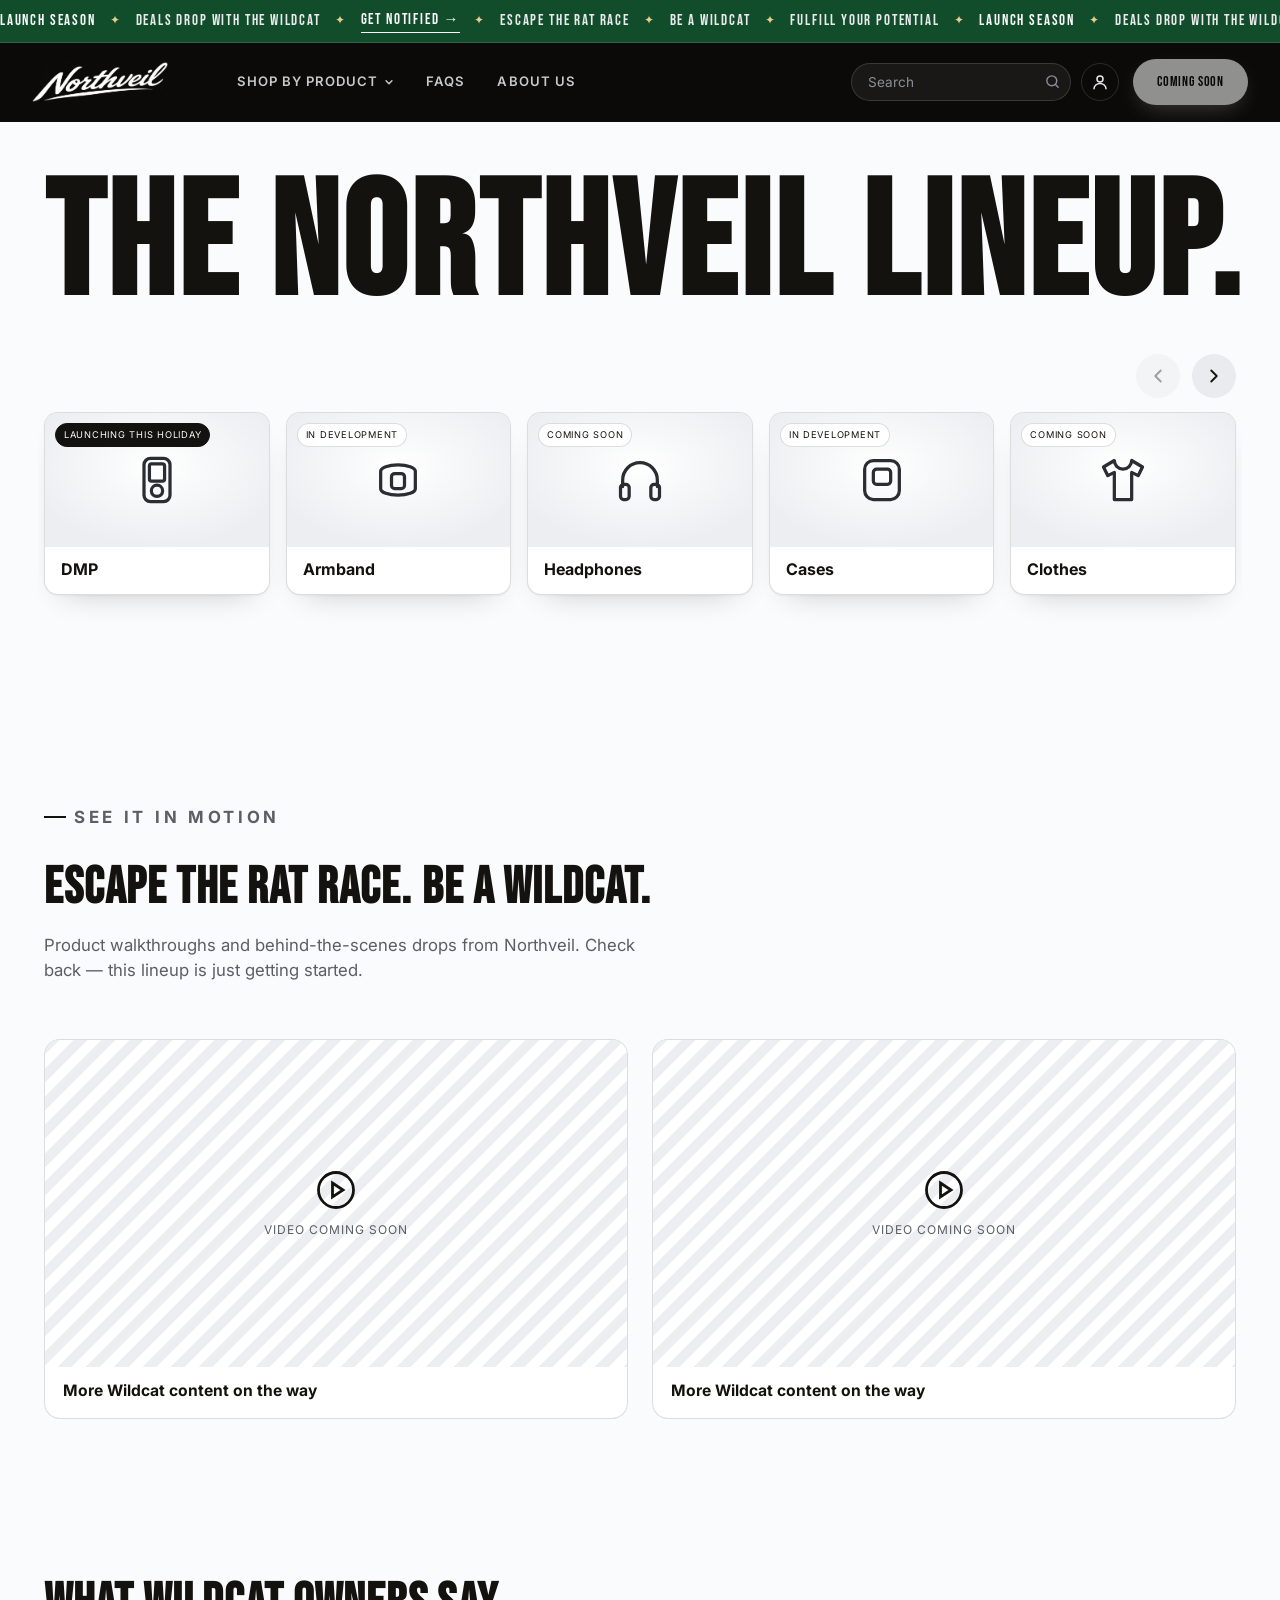
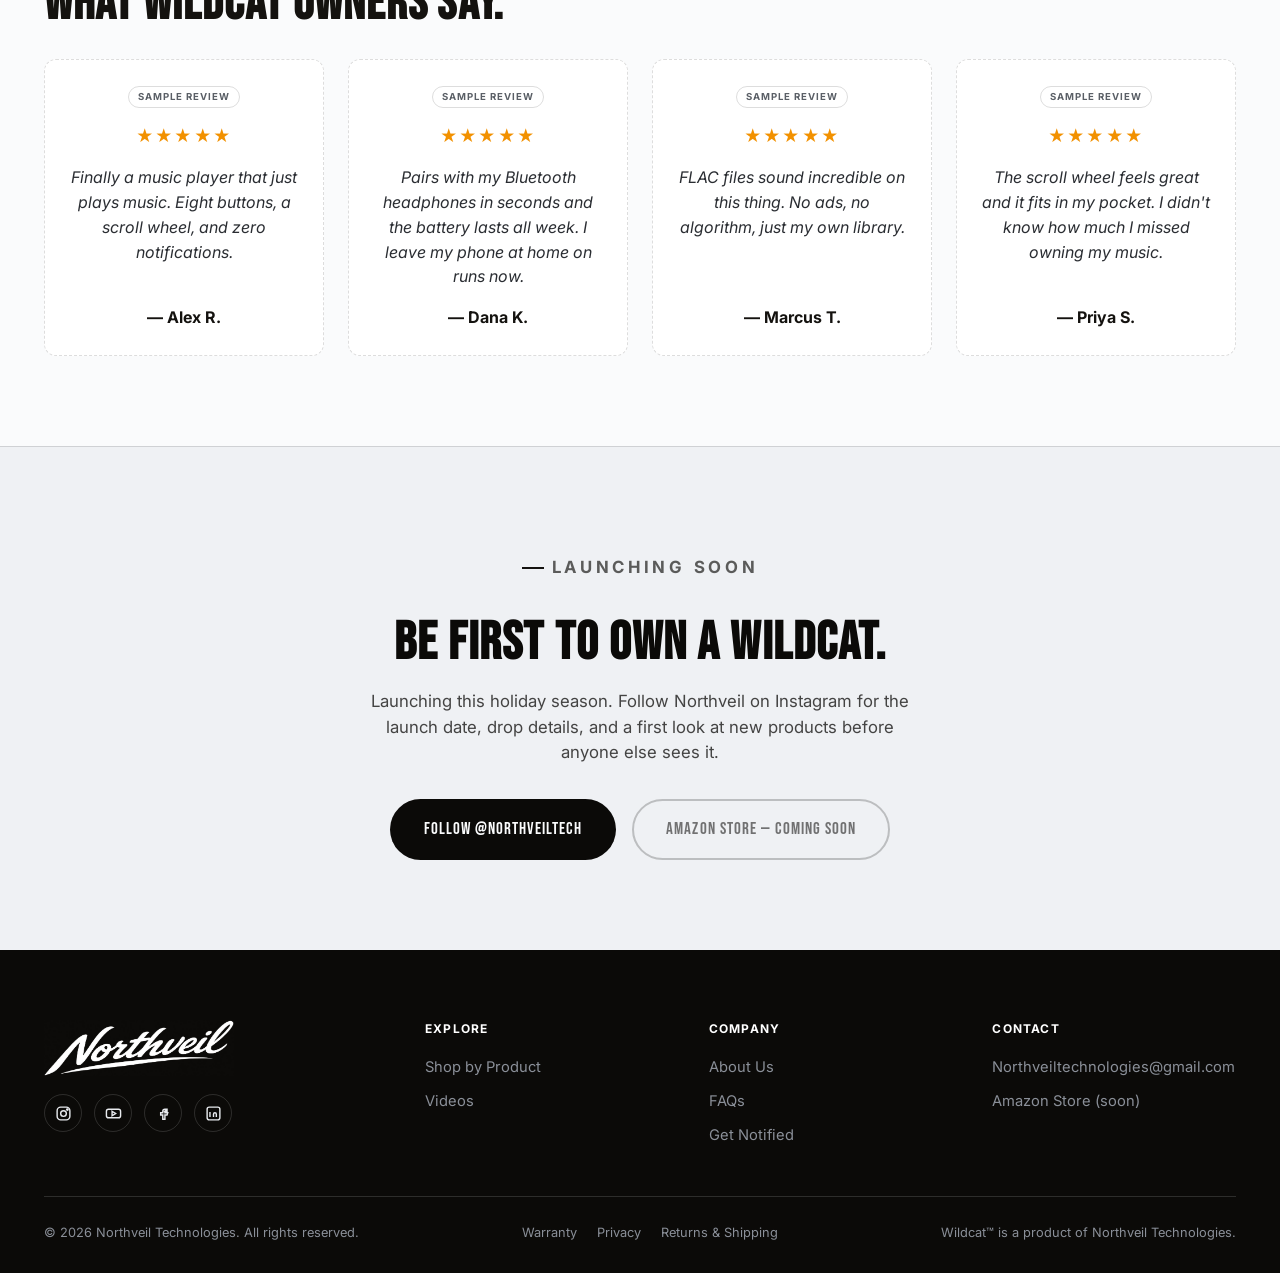
<file: index.html>
<!DOCTYPE html>
<html lang="en">
<head>
<meta charset="UTF-8">
<meta name="viewport" content="width=device-width, initial-scale=1.0">
<title>Northveil Technologies — Wildcat Digital Music Player</title>
<meta name="description" content="Wildcat by Northveil Technologies. An American-designed, distraction-free digital music player. 8 buttons, a scroll wheel, Bluetooth 5.3, and zero bloatware. Coming soon to Amazon.">

<meta property="og:title" content="Wildcat by Northveil Technologies">
<meta property="og:description" content="An American-designed digital music player built to help you escape the rat race. No bloatware. No subscriptions. Just music.">
<meta property="og:type" content="website">
<meta property="og:image" content="assets/images/og-wildcat.jpg">

<link rel="icon" href="favicon.ico" sizes="48x48">
<link rel="icon" type="image/png" sizes="32x32" href="assets/images/favicon-32.png">
<link rel="icon" type="image/png" sizes="512x512" href="assets/images/favicon-512.png">
<link rel="apple-touch-icon" href="assets/images/apple-touch-icon.png">
<link rel="preconnect" href="https://fonts.googleapis.com">
<link rel="preconnect" href="https://fonts.gstatic.com" crossorigin>
<link href="https://fonts.googleapis.com/css2?family=Bebas+Neue&family=Alex+Brush&family=Inter:wght@400;500;600;700;800&display=swap" rel="stylesheet">
<link rel="stylesheet" href="css/style.css">
</head>
<body>

<!-- DEALS BANNER — a scrolling holiday ticker. Edit the items in .deal-bar__set; js/main.js repeats the set
     to fill the bar and scrolls it to the left (it stays a static, centered line with reduced-motion on).
     Delete the whole block to remove the banner. -->
<div class="deal-bar" id="dealBar" role="region" aria-label="Current deals">
  <div class="deal-bar__track" id="dealTrack">
    <p class="deal-bar__set">
      <strong>Launch season</strong>
      <span class="deal-bar__sep" aria-hidden="true">&#10022;</span>
      <span>Deals drop with the Wildcat</span>
      <span class="deal-bar__sep" aria-hidden="true">&#10022;</span>
      <a href="/#notify">Get notified &rarr;</a>
      <span class="deal-bar__sep" aria-hidden="true">&#10022;</span>
      <span>Escape the Rat Race</span>
      <span class="deal-bar__sep" aria-hidden="true">&#10022;</span>
      <span>Be a Wildcat</span>
      <span class="deal-bar__sep" aria-hidden="true">&#10022;</span>
      <span>Fulfill Your Potential</span>
      <span class="deal-bar__sep" aria-hidden="true">&#10022;</span>
    </p>
  </div>
</div>

<header class="site-header" id="siteHeader">
  <div class="wrap">
    <a href="/#top" class="logo" aria-label="Northveil home"><img src="/assets/images/northveil-logo-white.png" alt="Northveil" width="1337" height="394"></a>

    <nav aria-label="Primary">
      <ul class="nav-links" id="navLinks">
        <li class="has-dropdown">
          <a href="/#lineup">Shop by Product <svg class="nav-caret" viewBox="0 0 12 12" fill="none" stroke="currentColor" stroke-width="1.8" stroke-linecap="round" stroke-linejoin="round" aria-hidden="true"><path d="m2.5 4.5 3.5 3.5 3.5-3.5"/></svg></a>
          <div class="nav-dropdown">
            <ul>
              <li><a href="/#lineup" data-amazon-product="dmp">DMP</a></li>
              <li><a href="/#lineup" data-amazon-product="armband">Armband</a></li>
              <li><a href="/#lineup" data-amazon-product="headphones">Headphones</a></li>
              <li><a href="/#lineup" data-amazon-product="cases">Cases</a></li>
              <li><a href="/#lineup" data-amazon-product="clothes">Clothes</a></li>
              <li><a href="/#lineup" data-amazon-product="bundles">Bundle Deals</a></li>
            </ul>
          </div>
        </li>
        <li><a href="/questions">FAQs</a></li>
        <li><a href="/about-us">About Us</a></li>
      </ul>
    </nav>

    <div class="header-right">
      <div class="header-tools">
        <form class="search" id="siteSearch" role="search" autocomplete="off">
          <label class="sr-only" for="searchInput">Search Northveil</label>
          <input type="search" id="searchInput" placeholder="Search" aria-controls="searchResults">
          <button type="submit" class="search__go" aria-label="Search">
            <svg viewBox="0 0 24 24" fill="none" stroke="currentColor" stroke-width="2" stroke-linecap="round"><circle cx="11" cy="11" r="7"/><path d="m20 20-3.5-3.5"/></svg>
          </button>
          <div class="search-results" id="searchResults" hidden></div>
        </form>

        <button type="button" class="icon-btn search-toggle" id="searchToggle" aria-label="Open search" aria-expanded="false">
          <svg viewBox="0 0 24 24" fill="none" stroke="currentColor" stroke-width="2" stroke-linecap="round"><circle cx="11" cy="11" r="7"/><path d="m20 20-3.5-3.5"/></svg>
        </button>

        <div class="account">
          <button type="button" class="icon-btn" id="accountBtn" aria-label="Account" aria-haspopup="true" aria-expanded="false" aria-controls="accountMenu">
            <svg viewBox="0 0 24 24" fill="none" stroke="currentColor" stroke-width="2" stroke-linecap="round"><circle cx="12" cy="8" r="4"/><path d="M4 21c0-4 3.6-7 8-7s8 3 8 7"/></svg>
          </button>
          <div class="account-menu" id="accountMenu" hidden>
            <p class="account-menu__title">Orders &amp; support</p>
            <p class="account-menu__note">This site has no accounts &mdash; orders are placed and tracked on Amazon.</p>
            <a href="https://www.amazon.com/gp/css/order-history" target="_blank" rel="noopener">Your Amazon orders</a>
            <a href="/#warranty-policy" data-policy-link="warranty">Warranty claims</a>
            <a href="/#notify">Get notified at launch</a>
          </div>
        </div>
      </div>

      <div class="header-cta">
        <a href="#" class="btn btn-primary is-disabled" id="amazonBtnHeader" data-amazon-store data-live-text="Shop on Amazon" aria-disabled="true">Coming Soon</a>
      </div>

      <button class="nav-toggle" id="navToggle" aria-label="Toggle menu">&#9776;</button>
    </div>
  </div>
</header>

<main id="top">

  <h1 class="sr-only">Wildcat by Northveil Technologies &mdash; escape the rat race</h1>

  <!-- HERO BANNER — hidden until there is a banner image. To bring it back, uncomment the section below.
       For a photo, add class "hero--photo" and set style="--hero-image:url(assets/images/hero.jpg)" on it
       and delete the .hero-media block (see README, "Hero banner").
  <section class="hero" aria-label="Wildcat banner">
    <div class="hero-media">
      <div class="hero-placeholder" role="img" aria-label="Banner image coming soon">
        <svg viewBox="0 0 24 24" fill="none" stroke="currentColor" stroke-width="1.4" stroke-linecap="round" stroke-linejoin="round" aria-hidden="true"><rect x="3" y="5" width="18" height="14" rx="2.5"/><circle cx="8.5" cy="10" r="1.6"/><path d="m21 16-5-5-8 8"/></svg>
        <span>Banner image coming soon</span>
      </div>
    </div>
  </section>
  -->

  <!-- SHOP BY PRODUCT — compact tiles, five across on a laptop. Each tile links to that product on Amazon once the store is live. -->
  <section id="lineup" class="lineup pearl">
    <div class="wrap">
     <div class="lineup-title reveal">
      <h2 id="lineupTitle">The Northveil lineup.</h2>
     </div>
     <div class="lineup-carousel reveal" id="lineupCarousel">
      <div class="lineup-nav" hidden>
        <button type="button" class="lineup-arrow" data-dir="-1" aria-label="Previous products">
          <svg viewBox="0 0 24 24" fill="none" stroke="currentColor" stroke-width="2" stroke-linecap="round" stroke-linejoin="round" aria-hidden="true"><path d="m15 18-6-6 6-6"/></svg>
        </button>
        <button type="button" class="lineup-arrow" data-dir="1" aria-label="Next products">
          <svg viewBox="0 0 24 24" fill="none" stroke="currentColor" stroke-width="2" stroke-linecap="round" stroke-linejoin="round" aria-hidden="true"><path d="m9 18 6-6-6-6"/></svg>
        </button>
      </div>
      <div class="lineup-grid" id="lineupTrack">
        <a href="/#lineup" data-amazon-product="dmp" class="product-card product-card--featured" data-product="dmp">
          <div class="product-card__media">
            <span class="pill">Launching this holiday</span>
            <svg viewBox="0 0 24 24" fill="none" stroke="currentColor" stroke-width="1.5" stroke-linecap="round" stroke-linejoin="round" aria-hidden="true"><rect x="6" y="2" width="12" height="20" rx="3"/><rect x="8.5" y="4.5" width="7" height="8" rx="1"/><circle cx="12" cy="17" r="2.6"/></svg>
          </div>
          <div class="product-card__body"><h3>DMP</h3></div>
        </a>

        <a href="/#lineup" data-amazon-product="armband" class="product-card" data-product="armband">
          <div class="product-card__media">
            <span class="pill">In development</span>
            <svg viewBox="0 0 24 24" fill="none" stroke="currentColor" stroke-width="1.5" stroke-linecap="round" stroke-linejoin="round" aria-hidden="true"><path d="M4 8c0-1.7 3.6-3 8-3s8 1.3 8 3v8c0 1.7-3.6 3-8 3s-8-1.3-8-3Z"/><rect x="9" y="9" width="6" height="7" rx="1.5"/></svg>
          </div>
          <div class="product-card__body"><h3>Armband</h3></div>
        </a>

        <a href="/#lineup" data-amazon-product="headphones" class="product-card" data-product="headphones">
          <div class="product-card__media">
            <span class="pill">Coming soon</span>
            <svg viewBox="0 0 24 24" fill="none" stroke="currentColor" stroke-width="1.5" stroke-linecap="round" stroke-linejoin="round" aria-hidden="true"><path d="M4 15v-3a8 8 0 0 1 16 0v3"/><rect x="3" y="14" width="4" height="7" rx="1.5"/><rect x="17" y="14" width="4" height="7" rx="1.5"/></svg>
          </div>
          <div class="product-card__body"><h3>Headphones</h3></div>
        </a>

        <a href="/#lineup" data-amazon-product="cases" class="product-card" data-product="cases">
          <div class="product-card__media">
            <span class="pill">In development</span>
            <svg viewBox="0 0 24 24" fill="none" stroke="currentColor" stroke-width="1.5" stroke-linecap="round" stroke-linejoin="round" aria-hidden="true"><rect x="4" y="3" width="16" height="18" rx="4"/><rect x="8" y="7" width="8" height="7" rx="1.5"/></svg>
          </div>
          <div class="product-card__body"><h3>Cases</h3></div>
        </a>

        <a href="/#lineup" data-amazon-product="clothes" class="product-card" data-product="clothes">
          <div class="product-card__media">
            <span class="pill">Coming soon</span>
            <svg viewBox="0 0 24 24" fill="none" stroke="currentColor" stroke-width="1.5" stroke-linecap="round" stroke-linejoin="round" aria-hidden="true"><path d="M8 3 3 6l2 4 3-1.5V21h8V8.5L19 10l2-4-5-3a4 4 0 0 1-8 0Z"/></svg>
          </div>
          <div class="product-card__body"><h3>Clothes</h3></div>
        </a>

        <a href="/#lineup" data-amazon-product="bundles" class="product-card" data-product="bundles">
          <div class="product-card__media">
            <span class="pill">Coming soon</span>
            <svg viewBox="0 0 24 24" fill="none" stroke="currentColor" stroke-width="1.5" stroke-linecap="round" stroke-linejoin="round" aria-hidden="true"><path d="M21 8 12 3 3 8v8l9 5 9-5Z"/><path d="m3 8 9 5 9-5M12 13v8"/></svg>
          </div>
          <div class="product-card__body"><h3>Bundle Deals</h3></div>
        </a>
      </div>
     </div>
    </div>
  </section>

  <!-- VIDEOS -->
  <section id="videos" class="pearl">
    <div class="wrap">
      <div class="section-head reveal">
        <p class="eyebrow">See it in motion</p>
        <h2>Escape the rat race. Be a wildcat.</h2>
        <p>Product walkthroughs and behind-the-scenes drops from Northveil. Check back &mdash; this lineup is just getting started.</p>
      </div>

      <div class="video-grid reveal" id="videoGrid">
        <!-- populated by js/videos.js -->
      </div>
    </div>
  </section>

  <!-- REVIEWS — real customer reviews only; add them in js/reviews.js. Empty until the Wildcat has customers. -->
  <section id="reviews" class="reviews pearl">
    <div class="wrap">
      <div class="section-head reveal">
        <h2 id="reviewTitle">Real customers. Real reviews.</h2>      </div>
      <div class="review-grid reveal" id="reviewGrid">
        <!-- populated by js/reviews.js -->
      </div>
    </div>
  </section>

  <!-- NOTIFY CTA -->
  <section id="notify" class="cta-band pearl">
    <div class="wrap">
      <p class="eyebrow" style="color:rgba(11,10,8,0.65);">Launching soon</p>
      <h2>Be first to own a Wildcat.</h2>
      <p>Launching this holiday season. Follow Northveil on Instagram for the launch date, drop details, and a first look at new products before anyone else sees it.</p>
      <div class="hero-actions" style="justify-content:center;">
        <a href="https://instagram.com/northveiltech" target="_blank" rel="noopener" class="btn btn-primary">Follow @northveiltech</a>
        <a href="#" class="btn btn-ghost is-disabled" data-amazon-store data-live-text="Shop on Amazon" aria-disabled="true">Amazon store &mdash; coming soon</a>
      </div>
    </div>
  </section>

</main>

<footer class="site-footer">
  <div class="wrap">
    <div class="footer-top">
      <div>
        <a href="/#top" class="logo" aria-label="Northveil home"><img src="/assets/images/northveil-logo-white.png" alt="Northveil" width="1337" height="394"></a>
        <div class="social-row">
          <a href="https://instagram.com/northveiltech" target="_blank" rel="noopener" aria-label="Instagram">
            <svg viewBox="0 0 24 24" fill="none" stroke="currentColor" stroke-width="2"><rect x="3" y="3" width="18" height="18" rx="5"/><circle cx="12" cy="12" r="4"/><circle cx="17.5" cy="6.5" r="1"/></svg>
          </a>
          <a href="https://youtube.com/@northveiltech" target="_blank" rel="noopener" aria-label="YouTube">
            <svg viewBox="0 0 24 24" fill="none" stroke="currentColor" stroke-width="2"><rect x="2" y="6" width="20" height="12" rx="3"/><path d="m10 9 5 3-5 3Z"/></svg>
          </a>
          <a href="https://facebook.com/northveiltech" target="_blank" rel="noopener" aria-label="Facebook">
            <svg viewBox="0 0 24 24" fill="none" stroke="currentColor" stroke-width="2"><path d="M14 9h3V6h-3a3 3 0 0 0-3 3v2H8v3h3v6h3v-6h3l1-3h-4V9a1 1 0 0 1 1-1Z"/></svg>
          </a>
          <a href="https://linkedin.com/company/northveiltech" target="_blank" rel="noopener" aria-label="LinkedIn">
            <svg viewBox="0 0 24 24" fill="none" stroke="currentColor" stroke-width="2"><rect x="3" y="3" width="18" height="18" rx="3"/><path d="M7 10v7M7 7v.01M12 17v-4a2 2 0 0 1 4 0v4M12 13v4"/></svg>
          </a>
        </div>
      </div>
      <div class="footer-col">
        <h5>Explore</h5>
        <ul>
          <li><a href="/#lineup">Shop by Product</a></li>
          <li><a href="/#videos">Videos</a></li>
        </ul>
      </div>
      <div class="footer-col">
        <h5>Company</h5>
        <ul>
          <li><a href="/about-us">About Us</a></li>
          <li><a href="/questions">FAQs</a></li>
          <li><a href="/#notify">Get Notified</a></li>
        </ul>
      </div>
      <div class="footer-col">
        <h5>Contact</h5>
        <ul>
          <li><a href="mailto:Northveiltechnologies@gmail.com">Northveiltechnologies@gmail.com</a></li>
          <!-- Company phone number: uncomment and fill in once there's one to publish.
          <li><a href="tel:+10000000000">(000) 000-0000</a></li> -->
          <li><a href="#" class="is-disabled" data-amazon-store data-live-text="Amazon Store" aria-disabled="true">Amazon Store (soon)</a></li>
        </ul>
      </div>
    </div>
    <div class="footer-bottom">
      <span>&copy; <span id="year"></span> Northveil Technologies. All rights reserved.</span>
      <nav class="footer-legal" aria-label="Policies">
        <a href="/#warranty-policy" data-policy-link="warranty">Warranty</a>
        <a href="/#privacy-policy" data-policy-link="privacy">Privacy</a>
        <a href="/#returns-policy" data-policy-link="returns">Returns &amp; Shipping</a>
      </nav>
      <span>Wildcat&trade; is a product of Northveil Technologies.</span>
    </div>
  </div>
</footer>


<!-- POLICY OVERLAY — opened by [data-policy-link] or a #<key>-policy deep link -->
<dialog class="policy-dialog" id="policyDialog" aria-labelledby="policyDialogTitle">
  <div class="policy-dialog__head">
    <h2 id="policyDialogTitle">Policy</h2>
    <button type="button" class="policy-dialog__close" aria-label="Close" data-policy-close>&times;</button>
  </div>

  <div class="policy-dialog__body" tabindex="0">

    <!-- WARRANTY -->
    <article data-policy="warranty" data-title="Limited Warranty" hidden>
      <p class="policy-dialog__effective">Northveil Technologies &mdash; Effective Date: October 6, 2026</p>

      <h3>1. One-Year Limited Warranty</h3>
      <p>Northveil Technologies (&ldquo;Northveil,&rdquo; &ldquo;we,&rdquo; &ldquo;us,&rdquo; or &ldquo;our&rdquo;) warrants the Wildcat digital music player, and Northveil-branded accessories included in the box, against defects in materials and workmanship under normal use for one (1) year from the date of original retail purchase.</p>
      <p>This warranty is extended to the original purchaser of a new product bought from Northveil or an authorized retailer, including the Northveil store on Amazon.</p>

      <h3>2. What Is Covered</h3>
      <p>This warranty covers failures caused by a manufacturing defect, including defects in the buttons, scroll wheel, screen, headphone jack, charging port, Bluetooth hardware, internal storage, and battery.</p>

      <h3>3. What Is Not Covered</h3>
      <p>This warranty does not cover:</p>
      <ul>
        <li>normal wear and tear, including scratches, dents, and other cosmetic damage;</li>
        <li>gradual reduction in battery capacity that occurs with normal use over time;</li>
        <li>damage from drops, impact, crushing, liquid, extreme heat or cold, or other accidents;</li>
        <li>damage from misuse, abuse, or use not in accordance with the product&rsquo;s instructions;</li>
        <li>damage caused by chargers, cables, headphones, or other accessories not made by Northveil;</li>
        <li>damage caused by repairs or modifications performed by anyone other than Northveil or a service provider we authorize;</li>
        <li>loss or corruption of music, files, or other data stored on the device;</li>
        <li>products with a removed or altered serial number; or</li>
        <li>products that were lost or stolen.</li>
      </ul>
      <p>Please keep a backup of your music library. Warranty service may require the device to be reset, and we are not responsible for data stored on a device sent in for service.</p>

      <h3>4. How to Make a Claim</h3>
      <p>Email us at <a href="mailto:Northveiltechnologies@gmail.com">Northveiltechnologies@gmail.com</a> before the warranty period ends. Include your name, your order number or other proof of purchase, a description of the problem, and photos or a short video if they help show the issue.</p>
      <p>We will reply with troubleshooting steps or instructions for returning the product. Please do not send a product to us without contacting us first.</p>

      <h3>5. What We Will Do</h3>
      <p>If we confirm a covered defect, we will, at our option, repair the product, replace it with a new or refurbished product of equal or better function, or refund the purchase price. A repaired or replacement product is covered for the remainder of the original warranty period or ninety (90) days, whichever is longer.</p>
      <p>We will cover the cost of return shipping for an approved warranty claim within the United States.</p>

      <h3>6. Limits on Implied Warranties and Damages</h3>
      <p>Any implied warranties, including implied warranties of merchantability and fitness for a particular purpose, are limited in duration to the one-year period of this limited warranty. Some states do not allow limitations on how long an implied warranty lasts, so the above limitation may not apply to you.</p>
      <p>Northveil is not liable for incidental or consequential damages arising from the use of, or inability to use, the product. Some states do not allow the exclusion or limitation of incidental or consequential damages, so the above limitation or exclusion may not apply to you.</p>
      <p>This warranty gives you specific legal rights, and you may also have other rights that vary from state to state.</p>

      <h3>7. Changes to This Warranty</h3>
      <p>We may update this warranty for future purchases. The warranty in effect on the date of your purchase applies to that product.</p>

      <h3>8. Contact Us</h3>
      <p>Northveil Technologies<br>
      <a href="mailto:Northveiltechnologies@gmail.com">Northveiltechnologies@gmail.com</a></p>
    </article>

    <!-- PRIVACY -->
    <article data-policy="privacy" data-title="Privacy Policy" hidden>
      <p class="policy-dialog__effective">Northveil Technologies &mdash; Effective Date: October 6, 2026</p>

      <p>Northveil Technologies (&ldquo;Northveil,&rdquo; &ldquo;we,&rdquo; &ldquo;us,&rdquo; or &ldquo;our&rdquo;) respects your privacy. This Privacy Policy explains what information we collect when you visit this website, contact us, or buy a Northveil product, and how we use it.</p>

      <h3>1. Information We Collect</h3>
      <p><strong>When you browse this website.</strong> This website has no accounts, sign-up forms, or checkout. We do not use our own advertising or analytics cookies on it. Like most websites, our hosting provider automatically records basic technical information when you visit, such as your IP address, browser type, the pages you request, and the date and time of your visit. This information is used to deliver the site and keep it secure.</p>
      <p><strong>When you contact us.</strong> If you email us, we receive your email address, your name if you include it, and anything you choose to write to us.</p>
      <p><strong>When you buy a Wildcat.</strong> Purchases are made through Amazon. Amazon handles payment, and we never receive your payment-card details. Amazon may share limited order information with us, such as your name, shipping address, and the items ordered, so the order can be fulfilled and supported.</p>
      <p><strong>When you use your Wildcat.</strong> The Wildcat does not require an account and does not send your listening history or usage data to us.</p>

      <h3>2. How We Use Information</h3>
      <p>We use the information described above to:</p>
      <ul>
        <li>operate, maintain, and secure this website;</li>
        <li>respond to your questions and requests;</li>
        <li>fulfill orders and provide customer and warranty support;</li>
        <li>send you updates you have asked to receive; and</li>
        <li>comply with legal obligations and protect our rights.</li>
      </ul>

      <h3>3. How We Share Information</h3>
      <p>We do not sell your personal information, and we do not share it for cross-context behavioral advertising.</p>
      <p>We share information only with service providers that help us run our business, such as our website host, email provider, and shipping carriers, and only as needed for them to provide those services. We may also disclose information if required by law, or to protect the rights, safety, or property of Northveil, our customers, or others.</p>

      <h3>4. Third-Party Sites and Embedded Content</h3>
      <p>This website links to, and may embed content from, third-party services such as Amazon, YouTube, Instagram, Facebook, and LinkedIn. When you visit those services or interact with their embedded content, they may collect information about you and set their own cookies under their own privacy policies. We do not control those services.</p>

      <h3>5. Data Retention</h3>
      <p>We keep emails and order information only as long as needed to respond to you, support your product during its warranty period, and meet our legal and accounting obligations.</p>

      <h3>6. Security</h3>
      <p>We use reasonable measures to protect the information we hold. No method of transmitting or storing information is completely secure, so we cannot guarantee absolute security.</p>

      <h3>7. Children&rsquo;s Privacy</h3>
      <p>This website is not directed to children under 13, and we do not knowingly collect personal information from children under 13. If you believe a child has sent us personal information, please contact us and we will delete it.</p>

      <h3>8. Your Choices and Rights</h3>
      <p>You may ask us to tell you what personal information we hold about you, correct it, or delete it. You may also unsubscribe from any update emails at any time. Depending on where you live, you may have additional rights under applicable law. To make a request, email us at the address below. We may need to verify your identity before completing a request.</p>

      <h3>9. Changes to This Policy</h3>
      <p>We may update this Privacy Policy from time to time. When we do, we will change the effective date at the top of this policy.</p>

      <h3>10. Contact Us</h3>
      <p>Northveil Technologies<br>
      <a href="mailto:Northveiltechnologies@gmail.com">Northveiltechnologies@gmail.com</a></p>
    </article>

    <!-- RETURNS & SHIPPING -->
    <article data-policy="returns" data-title="Returns &amp; Shipping" hidden>
      <p class="policy-dialog__effective">Northveil Technologies &mdash; Effective Date: October 6, 2026</p>

      <h3>Orders Placed on Amazon</h3>
      <p>The Wildcat is sold through Amazon. Shipping, delivery, and returns for Amazon orders are handled under Amazon&rsquo;s policies. To start a return or check on a shipment, go to <strong>Your Orders</strong> in your Amazon account.</p>

      <h3>Defective Products</h3>
      <p>If your Wildcat stops working because of a defect after Amazon&rsquo;s return window has closed, it may be covered by our one-year <a href="#warranty-policy" data-policy-link="warranty">Limited Warranty</a>.</p>

      <h3>Questions</h3>
      <p>Email us at <a href="mailto:Northveiltechnologies@gmail.com">Northveiltechnologies@gmail.com</a> and we will help.</p>
    </article>

  </div>

  <div class="policy-dialog__foot">
    <button type="button" class="btn btn-primary" data-policy-close>Close</button>
  </div>
</dialog>

<script src="js/products.js"></script>
<script src="js/videos.js"></script>
<script src="js/reviews.js"></script>
<script src="js/main.js"></script>
</body>
</html>
</file>
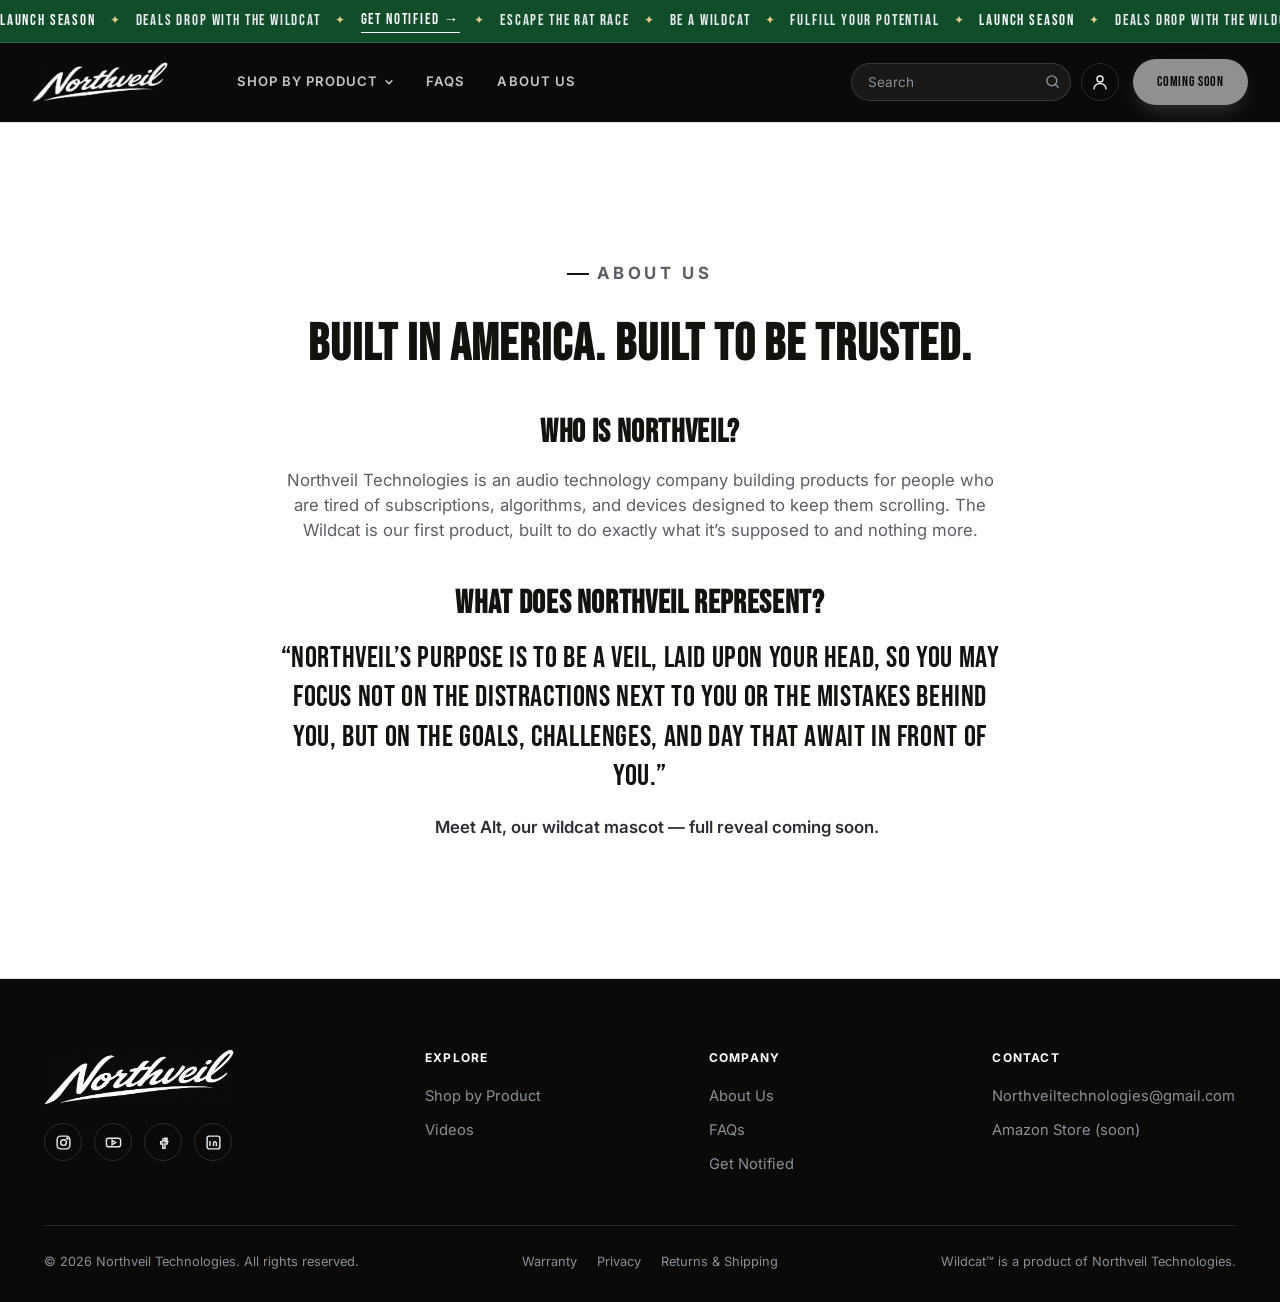
<file: about-us/index.html>
<!DOCTYPE html>
<html lang="en">
<head>
<meta charset="UTF-8">
<meta name="viewport" content="width=device-width, initial-scale=1.0">
<title>About Us — Northveil Technologies</title>
<meta name="description" content="Northveil Technologies builds audio products for people who are tired of subscriptions, algorithms, and devices designed to keep them scrolling.">

<link rel="icon" href="/favicon.ico" sizes="48x48">
<link rel="icon" type="image/png" sizes="32x32" href="/assets/images/favicon-32.png">
<link rel="icon" type="image/png" sizes="512x512" href="/assets/images/favicon-512.png">
<link rel="apple-touch-icon" href="/assets/images/apple-touch-icon.png">
<link rel="preconnect" href="https://fonts.googleapis.com">
<link rel="preconnect" href="https://fonts.gstatic.com" crossorigin>
<link href="https://fonts.googleapis.com/css2?family=Bebas+Neue&family=Alex+Brush&family=Inter:wght@400;500;600;700;800&display=swap" rel="stylesheet">
<link rel="stylesheet" href="/css/style.css">
</head>
<body>

<!-- DEALS BANNER — a scrolling holiday ticker. Edit the items in .deal-bar__set; js/main.js repeats the set
     to fill the bar and scrolls it to the left (it stays a static, centered line with reduced-motion on).
     Delete the whole block to remove the banner. -->
<div class="deal-bar" id="dealBar" role="region" aria-label="Current deals">
  <div class="deal-bar__track" id="dealTrack">
    <p class="deal-bar__set">
      <strong>Launch season</strong>
      <span class="deal-bar__sep" aria-hidden="true">&#10022;</span>
      <span>Deals drop with the Wildcat</span>
      <span class="deal-bar__sep" aria-hidden="true">&#10022;</span>
      <a href="/#notify">Get notified &rarr;</a>
      <span class="deal-bar__sep" aria-hidden="true">&#10022;</span>
      <span>Escape the Rat Race</span>
      <span class="deal-bar__sep" aria-hidden="true">&#10022;</span>
      <span>Be a Wildcat</span>
      <span class="deal-bar__sep" aria-hidden="true">&#10022;</span>
      <span>Fulfill Your Potential</span>
      <span class="deal-bar__sep" aria-hidden="true">&#10022;</span>
    </p>
  </div>
</div>

<header class="site-header" id="siteHeader">
  <div class="wrap">
    <a href="/#top" class="logo" aria-label="Northveil home"><img src="/assets/images/northveil-logo-white.png" alt="Northveil" width="1337" height="394"></a>

    <nav aria-label="Primary">
      <ul class="nav-links" id="navLinks">
        <li class="has-dropdown">
          <a href="/#lineup">Shop by Product <svg class="nav-caret" viewBox="0 0 12 12" fill="none" stroke="currentColor" stroke-width="1.8" stroke-linecap="round" stroke-linejoin="round" aria-hidden="true"><path d="m2.5 4.5 3.5 3.5 3.5-3.5"/></svg></a>
          <div class="nav-dropdown">
            <ul>
              <li><a href="/#lineup" data-amazon-product="dmp">DMP</a></li>
              <li><a href="/#lineup" data-amazon-product="armband">Armband</a></li>
              <li><a href="/#lineup" data-amazon-product="headphones">Headphones</a></li>
              <li><a href="/#lineup" data-amazon-product="cases">Cases</a></li>
              <li><a href="/#lineup" data-amazon-product="clothes">Clothes</a></li>
              <li><a href="/#lineup" data-amazon-product="bundles">Bundle Deals</a></li>
            </ul>
          </div>
        </li>
        <li><a href="/questions">FAQs</a></li>
        <li><a href="/about-us">About Us</a></li>
      </ul>
    </nav>

    <div class="header-right">
      <div class="header-tools">
        <form class="search" id="siteSearch" role="search" autocomplete="off">
          <label class="sr-only" for="searchInput">Search Northveil</label>
          <input type="search" id="searchInput" placeholder="Search" aria-controls="searchResults">
          <button type="submit" class="search__go" aria-label="Search">
            <svg viewBox="0 0 24 24" fill="none" stroke="currentColor" stroke-width="2" stroke-linecap="round"><circle cx="11" cy="11" r="7"/><path d="m20 20-3.5-3.5"/></svg>
          </button>
          <div class="search-results" id="searchResults" hidden></div>
        </form>

        <button type="button" class="icon-btn search-toggle" id="searchToggle" aria-label="Open search" aria-expanded="false">
          <svg viewBox="0 0 24 24" fill="none" stroke="currentColor" stroke-width="2" stroke-linecap="round"><circle cx="11" cy="11" r="7"/><path d="m20 20-3.5-3.5"/></svg>
        </button>

        <div class="account">
          <button type="button" class="icon-btn" id="accountBtn" aria-label="Account" aria-haspopup="true" aria-expanded="false" aria-controls="accountMenu">
            <svg viewBox="0 0 24 24" fill="none" stroke="currentColor" stroke-width="2" stroke-linecap="round"><circle cx="12" cy="8" r="4"/><path d="M4 21c0-4 3.6-7 8-7s8 3 8 7"/></svg>
          </button>
          <div class="account-menu" id="accountMenu" hidden>
            <p class="account-menu__title">Orders &amp; support</p>
            <p class="account-menu__note">This site has no accounts &mdash; orders are placed and tracked on Amazon.</p>
            <a href="https://www.amazon.com/gp/css/order-history" target="_blank" rel="noopener">Your Amazon orders</a>
            <a href="/#warranty-policy" data-policy-link="warranty">Warranty claims</a>
            <a href="/#notify">Get notified at launch</a>
          </div>
        </div>
      </div>

      <div class="header-cta">
        <a href="#" class="btn btn-primary is-disabled" id="amazonBtnHeader" data-amazon-store data-live-text="Shop on Amazon" aria-disabled="true">Coming Soon</a>
      </div>

      <button class="nav-toggle" id="navToggle" aria-label="Toggle menu">&#9776;</button>
    </div>
  </div>
</header>

<main id="top">
  <!-- ABOUT -->
  <section id="about" class="about pearl">
    <div class="wrap">
      <div class="about-inner reveal">
        <p class="eyebrow" style="justify-content:center;">About us</p>
        <h1>Built in America. Built to be trusted.</h1>

        <div class="about-block">
          <h3>Who is Northveil?</h3>
          <!-- DRAFT: Chase's slide stopped at "Northveil Technologies is an Audio . . . ." — confirm the wording. -->
          <p>Northveil Technologies is an audio technology company building products for people who are tired of subscriptions, algorithms, and devices designed to keep them scrolling. The Wildcat is our first product, built to do exactly what it&rsquo;s supposed to and nothing more.</p>
        </div>

        <div class="about-block">
          <h3>What does Northveil represent?</h3>
          <blockquote class="about-quote">&ldquo;Northveil&rsquo;s purpose is to be a veil, laid upon your head, so you may focus not on the distractions next to you or the mistakes behind you, but on the goals, challenges, and day that await in front of you.&rdquo;</blockquote>
        </div>

        <p style="display:flex; align-items:center; justify-content:center; gap:12px; color:var(--cream); font-weight:600;">
          <svg width="22" height="22" viewBox="0 0 24 24" fill="none" stroke="#ffffff" stroke-width="2" style="flex-shrink:0;"><path d="M12 21C7 17 3 13.5 3 9.5 3 6.5 5.5 4 8.5 4c1.7 0 3.2.8 4.2 2.1C13.7 4.8 15.2 4 16.9 4 19.9 4 22 6.5 22 9.5 22 13.5 18 17 13 21Z"/></svg>
          Meet Alt, our wildcat mascot &mdash; full reveal coming soon.
        </p>
      </div>
    </div>
  </section>
</main>

<footer class="site-footer">
  <div class="wrap">
    <div class="footer-top">
      <div>
        <a href="/#top" class="logo" aria-label="Northveil home"><img src="/assets/images/northveil-logo-white.png" alt="Northveil" width="1337" height="394"></a>
        <div class="social-row">
          <a href="https://instagram.com/northveiltech" target="_blank" rel="noopener" aria-label="Instagram">
            <svg viewBox="0 0 24 24" fill="none" stroke="currentColor" stroke-width="2"><rect x="3" y="3" width="18" height="18" rx="5"/><circle cx="12" cy="12" r="4"/><circle cx="17.5" cy="6.5" r="1"/></svg>
          </a>
          <a href="https://youtube.com/@northveiltech" target="_blank" rel="noopener" aria-label="YouTube">
            <svg viewBox="0 0 24 24" fill="none" stroke="currentColor" stroke-width="2"><rect x="2" y="6" width="20" height="12" rx="3"/><path d="m10 9 5 3-5 3Z"/></svg>
          </a>
          <a href="https://facebook.com/northveiltech" target="_blank" rel="noopener" aria-label="Facebook">
            <svg viewBox="0 0 24 24" fill="none" stroke="currentColor" stroke-width="2"><path d="M14 9h3V6h-3a3 3 0 0 0-3 3v2H8v3h3v6h3v-6h3l1-3h-4V9a1 1 0 0 1 1-1Z"/></svg>
          </a>
          <a href="https://linkedin.com/company/northveiltech" target="_blank" rel="noopener" aria-label="LinkedIn">
            <svg viewBox="0 0 24 24" fill="none" stroke="currentColor" stroke-width="2"><rect x="3" y="3" width="18" height="18" rx="3"/><path d="M7 10v7M7 7v.01M12 17v-4a2 2 0 0 1 4 0v4M12 13v4"/></svg>
          </a>
        </div>
      </div>
      <div class="footer-col">
        <h5>Explore</h5>
        <ul>
          <li><a href="/#lineup">Shop by Product</a></li>
          <li><a href="/#videos">Videos</a></li>
        </ul>
      </div>
      <div class="footer-col">
        <h5>Company</h5>
        <ul>
          <li><a href="/about-us">About Us</a></li>
          <li><a href="/questions">FAQs</a></li>
          <li><a href="/#notify">Get Notified</a></li>
        </ul>
      </div>
      <div class="footer-col">
        <h5>Contact</h5>
        <ul>
          <li><a href="mailto:Northveiltechnologies@gmail.com">Northveiltechnologies@gmail.com</a></li>
          <!-- Company phone number: uncomment and fill in once there's one to publish.
          <li><a href="tel:+10000000000">(000) 000-0000</a></li> -->
          <li><a href="#" class="is-disabled" data-amazon-store data-live-text="Amazon Store" aria-disabled="true">Amazon Store (soon)</a></li>
        </ul>
      </div>
    </div>
    <div class="footer-bottom">
      <span>&copy; <span id="year"></span> Northveil Technologies. All rights reserved.</span>
      <nav class="footer-legal" aria-label="Policies">
        <a href="/#warranty-policy" data-policy-link="warranty">Warranty</a>
        <a href="/#privacy-policy" data-policy-link="privacy">Privacy</a>
        <a href="/#returns-policy" data-policy-link="returns">Returns &amp; Shipping</a>
      </nav>
      <span>Wildcat&trade; is a product of Northveil Technologies.</span>
    </div>
  </div>
</footer>

<script src="/js/products.js"></script>
<script src="/js/main.js"></script>
</body>
</html>
</file>
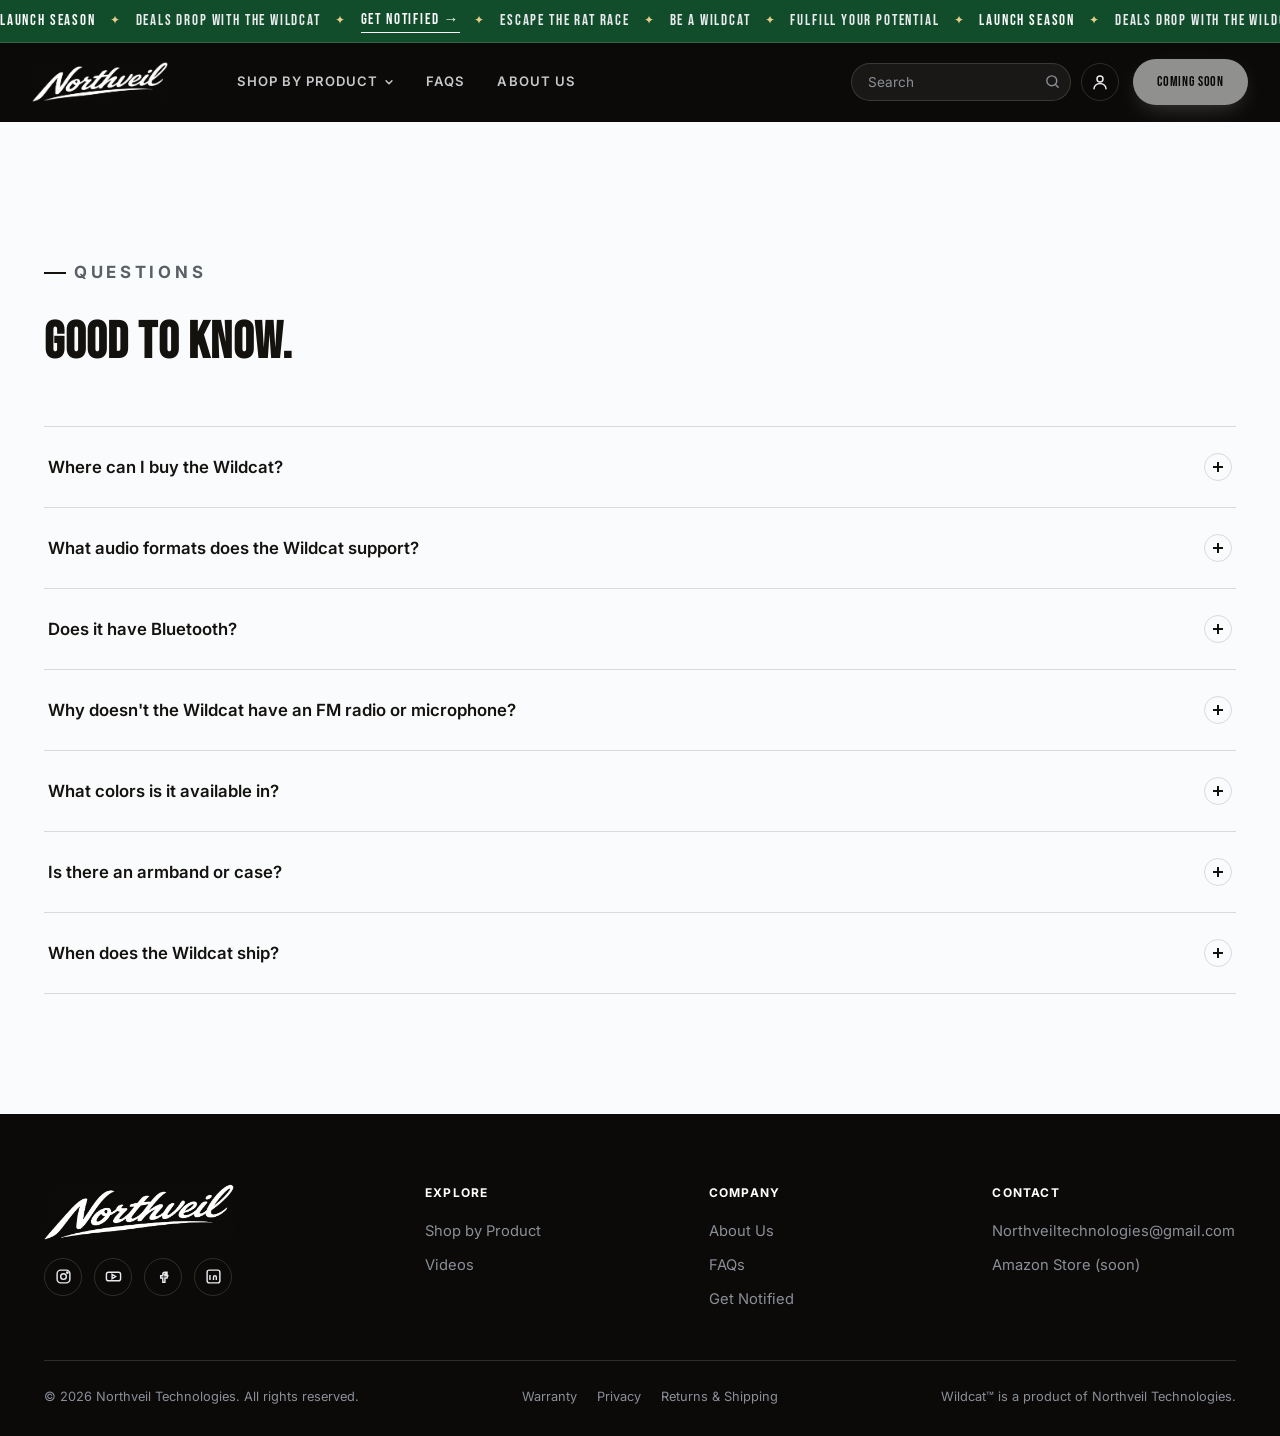
<file: questions/index.html>
<!DOCTYPE html>
<html lang="en">
<head>
<meta charset="UTF-8">
<meta name="viewport" content="width=device-width, initial-scale=1.0">
<title>FAQs — Northveil Technologies</title>
<meta name="description" content="Answers about the Wildcat digital music player: where to buy it, supported audio formats, Bluetooth, colors, accessories, and shipping.">

<link rel="icon" href="/favicon.ico" sizes="48x48">
<link rel="icon" type="image/png" sizes="32x32" href="/assets/images/favicon-32.png">
<link rel="icon" type="image/png" sizes="512x512" href="/assets/images/favicon-512.png">
<link rel="apple-touch-icon" href="/assets/images/apple-touch-icon.png">
<link rel="preconnect" href="https://fonts.googleapis.com">
<link rel="preconnect" href="https://fonts.gstatic.com" crossorigin>
<link href="https://fonts.googleapis.com/css2?family=Bebas+Neue&family=Alex+Brush&family=Inter:wght@400;500;600;700;800&display=swap" rel="stylesheet">
<link rel="stylesheet" href="/css/style.css">
</head>
<body>

<!-- DEALS BANNER — a scrolling holiday ticker. Edit the items in .deal-bar__set; js/main.js repeats the set
     to fill the bar and scrolls it to the left (it stays a static, centered line with reduced-motion on).
     Delete the whole block to remove the banner. -->
<div class="deal-bar" id="dealBar" role="region" aria-label="Current deals">
  <div class="deal-bar__track" id="dealTrack">
    <p class="deal-bar__set">
      <strong>Launch season</strong>
      <span class="deal-bar__sep" aria-hidden="true">&#10022;</span>
      <span>Deals drop with the Wildcat</span>
      <span class="deal-bar__sep" aria-hidden="true">&#10022;</span>
      <a href="/#notify">Get notified &rarr;</a>
      <span class="deal-bar__sep" aria-hidden="true">&#10022;</span>
      <span>Escape the Rat Race</span>
      <span class="deal-bar__sep" aria-hidden="true">&#10022;</span>
      <span>Be a Wildcat</span>
      <span class="deal-bar__sep" aria-hidden="true">&#10022;</span>
      <span>Fulfill Your Potential</span>
      <span class="deal-bar__sep" aria-hidden="true">&#10022;</span>
    </p>
  </div>
</div>

<header class="site-header" id="siteHeader">
  <div class="wrap">
    <a href="/#top" class="logo" aria-label="Northveil home"><img src="/assets/images/northveil-logo-white.png" alt="Northveil" width="1337" height="394"></a>

    <nav aria-label="Primary">
      <ul class="nav-links" id="navLinks">
        <li class="has-dropdown">
          <a href="/#lineup">Shop by Product <svg class="nav-caret" viewBox="0 0 12 12" fill="none" stroke="currentColor" stroke-width="1.8" stroke-linecap="round" stroke-linejoin="round" aria-hidden="true"><path d="m2.5 4.5 3.5 3.5 3.5-3.5"/></svg></a>
          <div class="nav-dropdown">
            <ul>
              <li><a href="/#lineup" data-amazon-product="dmp">DMP</a></li>
              <li><a href="/#lineup" data-amazon-product="armband">Armband</a></li>
              <li><a href="/#lineup" data-amazon-product="headphones">Headphones</a></li>
              <li><a href="/#lineup" data-amazon-product="cases">Cases</a></li>
              <li><a href="/#lineup" data-amazon-product="clothes">Clothes</a></li>
              <li><a href="/#lineup" data-amazon-product="bundles">Bundle Deals</a></li>
            </ul>
          </div>
        </li>
        <li><a href="/questions">FAQs</a></li>
        <li><a href="/about-us">About Us</a></li>
      </ul>
    </nav>

    <div class="header-right">
      <div class="header-tools">
        <form class="search" id="siteSearch" role="search" autocomplete="off">
          <label class="sr-only" for="searchInput">Search Northveil</label>
          <input type="search" id="searchInput" placeholder="Search" aria-controls="searchResults">
          <button type="submit" class="search__go" aria-label="Search">
            <svg viewBox="0 0 24 24" fill="none" stroke="currentColor" stroke-width="2" stroke-linecap="round"><circle cx="11" cy="11" r="7"/><path d="m20 20-3.5-3.5"/></svg>
          </button>
          <div class="search-results" id="searchResults" hidden></div>
        </form>

        <button type="button" class="icon-btn search-toggle" id="searchToggle" aria-label="Open search" aria-expanded="false">
          <svg viewBox="0 0 24 24" fill="none" stroke="currentColor" stroke-width="2" stroke-linecap="round"><circle cx="11" cy="11" r="7"/><path d="m20 20-3.5-3.5"/></svg>
        </button>

        <div class="account">
          <button type="button" class="icon-btn" id="accountBtn" aria-label="Account" aria-haspopup="true" aria-expanded="false" aria-controls="accountMenu">
            <svg viewBox="0 0 24 24" fill="none" stroke="currentColor" stroke-width="2" stroke-linecap="round"><circle cx="12" cy="8" r="4"/><path d="M4 21c0-4 3.6-7 8-7s8 3 8 7"/></svg>
          </button>
          <div class="account-menu" id="accountMenu" hidden>
            <p class="account-menu__title">Orders &amp; support</p>
            <p class="account-menu__note">This site has no accounts &mdash; orders are placed and tracked on Amazon.</p>
            <a href="https://www.amazon.com/gp/css/order-history" target="_blank" rel="noopener">Your Amazon orders</a>
            <a href="/#warranty-policy" data-policy-link="warranty">Warranty claims</a>
            <a href="/#notify">Get notified at launch</a>
          </div>
        </div>
      </div>

      <div class="header-cta">
        <a href="#" class="btn btn-primary is-disabled" id="amazonBtnHeader" data-amazon-store data-live-text="Shop on Amazon" aria-disabled="true">Coming Soon</a>
      </div>

      <button class="nav-toggle" id="navToggle" aria-label="Toggle menu">&#9776;</button>
    </div>
  </div>
</header>

<main id="top">
  <!-- FAQ -->
  <section id="faq" class="pearl">
    <div class="wrap">
      <div class="section-head reveal">
        <p class="eyebrow">Questions</p>
        <h1>Good to know.</h1>
      </div>

      <div class="faq-list reveal" id="faqList">
        <div class="faq-item">
          <button class="faq-q">Where can I buy the Wildcat?
            <span class="plus"></span>
          </button>
          <div class="faq-a"><p>The Wildcat will be available through our Amazon store. It isn't live yet &mdash; join the notify list or follow us on social to be first in line when it drops.</p></div>
        </div>
        <div class="faq-item">
          <button class="faq-q">What audio formats does the Wildcat support?
            <span class="plus"></span>
          </button>
          <div class="faq-a"><p>MP3, M4A, WAV, FLAC, and other common formats &mdash; just drag your existing library over.</p></div>
        </div>
        <div class="faq-item">
          <button class="faq-q">Does it have Bluetooth?
            <span class="plus"></span>
          </button>
          <div class="faq-a"><p>Yes &mdash; Bluetooth 5.3+ for wireless headphones and speakers, plus a standard 3.5mm jack if you'd rather plug in.</p></div>
        </div>
        <div class="faq-item">
          <button class="faq-q">Why doesn't the Wildcat have an FM radio or microphone?
            <span class="plus"></span>
          </button>
          <div class="faq-a"><p>We build in what people actually use, and leave out what just takes up space. The Wildcat is built to play your music &mdash; not to be a half-featured version of your phone.</p></div>
        </div>
        <div class="faq-item">
          <button class="faq-q">What colors is it available in?
            <span class="plus"></span>
          </button>
          <div class="faq-a"><p>Steel ships as our core finish, alongside limited-edition Americana, Dark Camo, and White Camo colorways.</p></div>
        </div>
        <div class="faq-item">
          <button class="faq-q">Is there an armband or case?
            <span class="plus"></span>
          </button>
          <div class="faq-a"><p>A running/biking arm band and holster are in development, alongside cases, screen protectors, and chargers. Follow along on social for drops.</p></div>
        </div>
        <div class="faq-item">
          <button class="faq-q">When does the Wildcat ship?
            <span class="plus"></span>
          </button>
          <div class="faq-a"><p>We're targeting this holiday season. Follow @northveiltech or join the notify list and you'll be the first to know the exact date.</p></div>
        </div>
      </div>
    </div>
  </section>
</main>

<footer class="site-footer">
  <div class="wrap">
    <div class="footer-top">
      <div>
        <a href="/#top" class="logo" aria-label="Northveil home"><img src="/assets/images/northveil-logo-white.png" alt="Northveil" width="1337" height="394"></a>
        <div class="social-row">
          <a href="https://instagram.com/northveiltech" target="_blank" rel="noopener" aria-label="Instagram">
            <svg viewBox="0 0 24 24" fill="none" stroke="currentColor" stroke-width="2"><rect x="3" y="3" width="18" height="18" rx="5"/><circle cx="12" cy="12" r="4"/><circle cx="17.5" cy="6.5" r="1"/></svg>
          </a>
          <a href="https://youtube.com/@northveiltech" target="_blank" rel="noopener" aria-label="YouTube">
            <svg viewBox="0 0 24 24" fill="none" stroke="currentColor" stroke-width="2"><rect x="2" y="6" width="20" height="12" rx="3"/><path d="m10 9 5 3-5 3Z"/></svg>
          </a>
          <a href="https://facebook.com/northveiltech" target="_blank" rel="noopener" aria-label="Facebook">
            <svg viewBox="0 0 24 24" fill="none" stroke="currentColor" stroke-width="2"><path d="M14 9h3V6h-3a3 3 0 0 0-3 3v2H8v3h3v6h3v-6h3l1-3h-4V9a1 1 0 0 1 1-1Z"/></svg>
          </a>
          <a href="https://linkedin.com/company/northveiltech" target="_blank" rel="noopener" aria-label="LinkedIn">
            <svg viewBox="0 0 24 24" fill="none" stroke="currentColor" stroke-width="2"><rect x="3" y="3" width="18" height="18" rx="3"/><path d="M7 10v7M7 7v.01M12 17v-4a2 2 0 0 1 4 0v4M12 13v4"/></svg>
          </a>
        </div>
      </div>
      <div class="footer-col">
        <h5>Explore</h5>
        <ul>
          <li><a href="/#lineup">Shop by Product</a></li>
          <li><a href="/#videos">Videos</a></li>
        </ul>
      </div>
      <div class="footer-col">
        <h5>Company</h5>
        <ul>
          <li><a href="/about-us">About Us</a></li>
          <li><a href="/questions">FAQs</a></li>
          <li><a href="/#notify">Get Notified</a></li>
        </ul>
      </div>
      <div class="footer-col">
        <h5>Contact</h5>
        <ul>
          <li><a href="mailto:Northveiltechnologies@gmail.com">Northveiltechnologies@gmail.com</a></li>
          <!-- Company phone number: uncomment and fill in once there's one to publish.
          <li><a href="tel:+10000000000">(000) 000-0000</a></li> -->
          <li><a href="#" class="is-disabled" data-amazon-store data-live-text="Amazon Store" aria-disabled="true">Amazon Store (soon)</a></li>
        </ul>
      </div>
    </div>
    <div class="footer-bottom">
      <span>&copy; <span id="year"></span> Northveil Technologies. All rights reserved.</span>
      <nav class="footer-legal" aria-label="Policies">
        <a href="/#warranty-policy" data-policy-link="warranty">Warranty</a>
        <a href="/#privacy-policy" data-policy-link="privacy">Privacy</a>
        <a href="/#returns-policy" data-policy-link="returns">Returns &amp; Shipping</a>
      </nav>
      <span>Wildcat&trade; is a product of Northveil Technologies.</span>
    </div>
  </div>
</footer>

<script src="/js/products.js"></script>
<script src="/js/main.js"></script>
</body>
</html>
</file>
<file: css/style.css>
/* ==========================================================================
   Northveil Technologies — Wildcat DMP landing page
   ========================================================================== */

:root {
  --black: #0b0a08;
  --near-black: #141210;
  --charcoal: #1e1b17;
  --cream: #e8eaee;
  --white: #fafbfc;
  --accent: #ffffff;
  --accent-dark: #cfd2d8;
  --accent-glow: rgba(255, 255, 255, 0.45);
  --steel: #8a8f98;
  --line: rgba(255, 255, 255, 0.14);

  --pearl: #fafbfc;
  --pearl-deep: #eff1f4;

  --font-display: "Bebas Neue", "Oswald", sans-serif;
  --font-script: "Alex Brush", cursive;
  --font-body: "Inter", -apple-system, BlinkMacSystemFont, "Segoe UI", sans-serif;

  --max-w: 1240px;
}

* { box-sizing: border-box; }

section, #top { scroll-margin-top: 110px; }

html { scroll-behavior: smooth; }

body {
  margin: 0;
  background: var(--black);
  color: var(--cream);
  font-family: var(--font-body);
  line-height: 1.5;
  -webkit-font-smoothing: antialiased;
  overflow-x: hidden;
}

img, svg { max-width: 100%; display: block; }

a { color: inherit; text-decoration: none; }

.wrap {
  max-width: var(--max-w);
  margin: 0 auto;
  padding: 0 24px;
}

h1, h2, h3, h4 {
  font-family: var(--font-display);
  letter-spacing: 0.02em;
  text-transform: uppercase;
  margin: 0;
  line-height: 1.05;
}

.eyebrow {
  display: inline-flex;
  align-items: center;
  gap: 8px;
  font-family: var(--font-body);
  font-weight: 700;
  font-size: 0.75rem;
  letter-spacing: 0.22em;
  text-transform: uppercase;
  color: var(--accent);
}

.eyebrow::before {
  content: "";
  width: 22px;
  height: 2px;
  background: var(--accent);
}

.btn {
  display: inline-flex;
  align-items: center;
  justify-content: center;
  gap: 10px;
  padding: 16px 32px;
  border-radius: 999px;
  font-family: var(--font-display);
  font-size: 1.05rem;
  letter-spacing: 0.06em;
  text-transform: uppercase;
  border: 2px solid transparent;
  cursor: pointer;
  transition: transform 0.2s ease, box-shadow 0.2s ease, background 0.2s ease, color 0.2s ease;
  white-space: nowrap;
}

.btn-primary {
  background: var(--accent);
  color: var(--black);
  box-shadow: 0 8px 24px -8px var(--accent-glow);
}
.btn-primary:hover { transform: translateY(-2px); box-shadow: 0 14px 32px -8px var(--accent-glow); }

.btn-ghost {
  background: transparent;
  border-color: var(--line);
  color: var(--cream);
}
.btn-ghost:hover { border-color: var(--accent); color: var(--accent); }

.btn[disabled], .btn.is-disabled {
  opacity: 0.55;
  cursor: not-allowed;
  pointer-events: none;
}

.btn small {
  display: block;
  font-family: var(--font-body);
  font-size: 0.62rem;
  letter-spacing: 0.08em;
  font-weight: 600;
  opacity: 0.8;
}

.sr-only {
  position: absolute;
  width: 1px; height: 1px;
  margin: -1px; padding: 0;
  overflow: hidden;
  clip: rect(0 0 0 0);
  white-space: nowrap;
  border: 0;
}

/* ---------- deals banner ---------- */
/* Holiday ticker: dark Christmas green, scrolling to the left. js/main.js adds .is-marquee and repeats the
   items to fill the bar; without JS (or with reduced motion) it's a static, centered, wrapping line. */
.deal-bar {
  --deal-green: #124d2b;
  background: var(--deal-green);
  border-bottom: 1px solid rgba(255, 255, 255, 0.14);
  padding: 9px 0;
  overflow: hidden;
  font-family: var(--font-display);
  font-size: 0.95rem;
  letter-spacing: 0.12em;
  text-transform: uppercase;
  color: var(--cream);
}
.deal-bar__track { display: flex; justify-content: center; }
.deal-bar__set {
  margin: 0;
  padding: 0 16px;
  display: flex;
  flex-wrap: wrap;
  justify-content: center;
  align-items: center;
  gap: 2px 14px;
}
.deal-bar strong { font-weight: 400; color: var(--white); }
.deal-bar__sep { color: #e6cf8a; font-size: 0.75rem; }
.deal-bar a { color: var(--white); border-bottom: 1px solid currentColor; }
.deal-bar a:hover { opacity: 0.8; }

.deal-bar.is-marquee .deal-bar__track {
  justify-content: flex-start;
  width: max-content;
  animation: dealScroll var(--deal-duration, 40s) linear infinite;
}
.deal-bar.is-marquee .deal-bar__group { display: flex; flex-shrink: 0; }
.deal-bar.is-marquee .deal-bar__set {
  flex-shrink: 0;
  flex-wrap: nowrap;
  white-space: nowrap;
  padding: 0 14px 0 0;
}
.deal-bar.is-marquee:hover .deal-bar__track,
.deal-bar.is-marquee:focus-within .deal-bar__track { animation-play-state: paused; }
@keyframes dealScroll {
  from { transform: translateX(0); }
  to { transform: translateX(-50%); }
}

/* ---------- header ---------- */
.site-header {
  position: sticky;
  top: 0;
  z-index: 100;
  padding: 16px 0;
  transition: background 0.3s ease, padding 0.3s ease, border-color 0.3s ease;
  border-bottom: 1px solid transparent;
}
.site-header.is-scrolled {
  background: rgba(11, 10, 8, 0.86);
  backdrop-filter: blur(10px);
  padding: 10px 0;
  border-color: var(--line);
}
.site-header .wrap {
  display: flex;
  align-items: center;
  justify-content: space-between;
  gap: 24px;
}

.logo { display: block; line-height: 0; }
.logo img { height: 40px; width: auto; max-width: none; }

.nav-links {
  display: flex;
  gap: 32px;
  list-style: none;
  margin: 0;
  padding: 0;
}
.nav-links a {
  font-size: 0.82rem;
  font-weight: 600;
  letter-spacing: 0.08em;
  text-transform: uppercase;
  color: var(--cream);
  opacity: 0.85;
  position: relative;
  padding-bottom: 4px;
}
.nav-links a::after {
  content: "";
  position: absolute;
  left: 0; bottom: 0;
  width: 0%;
  height: 2px;
  background: var(--accent);
  transition: width 0.25s ease;
}
.nav-links a:hover { opacity: 1; }
.nav-links a:hover::after { width: 100%; }

/* "Shop by Product" dropdown — opens on hover and on keyboard focus. The panel's transparent
   padding-top bridges the gap so the pointer can travel from the link into the list. */
.nav-links > li { position: relative; }
.has-dropdown > a { display: inline-flex; align-items: center; gap: 6px; }
.nav-caret { width: 10px; height: 10px; transition: transform 0.2s ease; }
.has-dropdown:hover .nav-caret, .has-dropdown:focus-within .nav-caret { transform: rotate(180deg); }
.nav-dropdown {
  display: none;
  position: absolute;
  top: 100%;
  left: -18px;
  min-width: 200px;
  padding-top: 16px;
  z-index: 130;
}
.nav-dropdown ul {
  list-style: none;
  margin: 0;
  padding: 8px;
  background: rgba(20, 18, 16, 0.98);
  border: 1px solid var(--line);
  border-radius: 14px;
  box-shadow: 0 20px 50px -15px rgba(0, 0, 0, 0.8);
}
.nav-dropdown a { display: block; padding: 10px 12px; border-radius: 9px; opacity: 1; }
.nav-dropdown a::after { display: none; }
.nav-dropdown a:hover, .nav-dropdown a:focus-visible { background: rgba(255, 255, 255, 0.1); color: var(--white); outline: none; }
.has-dropdown:hover > .nav-dropdown, .has-dropdown:focus-within > .nav-dropdown { display: block; }

/* Desktop: header spans the full width, with the logo and nav tucked to the left. */
@media (min-width: 721px) {
  .site-header .wrap { max-width: none; padding-left: clamp(20px, 2.5vw, 40px); padding-right: clamp(20px, 2.5vw, 40px); }
  .site-header nav { margin-left: clamp(28px, 3.5vw, 56px); margin-right: auto; }
}
.header-right { display: flex; align-items: center; gap: 14px; }
.header-tools { display: flex; align-items: center; gap: 10px; }
.header-cta { display: flex; align-items: center; gap: 16px; }
.header-cta .btn { padding: 11px 22px; font-size: 0.85rem; }

/* search */
.search { position: relative; display: flex; align-items: center; width: 220px; }
.search input {
  -webkit-appearance: none;
  appearance: none;
  width: 100%;
  height: 38px;
  padding: 0 42px 0 16px;
  border-radius: 999px;
  border: 1px solid var(--line);
  background: rgba(255, 255, 255, 0.06);
  color: var(--cream);
  font: inherit;
  font-size: 0.85rem;
}
.search input::placeholder { color: var(--steel); }
.search input::-webkit-search-cancel-button { display: none; }
.search input:focus { outline: none; border-color: var(--accent); background: rgba(255, 255, 255, 0.1); }
.search__go {
  position: absolute;
  right: 4px; top: 50%;
  transform: translateY(-50%);
  width: 30px; height: 30px;
  display: flex; align-items: center; justify-content: center;
  background: none; border: 0; border-radius: 50%;
  color: var(--steel);
  cursor: pointer;
}
.search__go:hover, .search__go:focus-visible { color: var(--white); }
.search__go svg { width: 17px; height: 17px; }
.search-results {
  position: absolute;
  top: calc(100% + 8px); left: 0; right: 0;
  min-width: 290px;
  background: rgba(20, 18, 16, 0.98);
  border: 1px solid var(--line);
  border-radius: 14px;
  padding: 6px;
  box-shadow: 0 20px 50px -15px rgba(0, 0, 0, 0.8);
  z-index: 120;
}
.search-results button {
  display: flex;
  width: 100%;
  justify-content: space-between;
  gap: 12px;
  text-align: left;
  background: none; border: 0;
  border-radius: 10px;
  padding: 10px 12px;
  color: var(--cream);
  font: inherit;
  font-size: 0.88rem;
  cursor: pointer;
}
.search-results button:hover, .search-results button:focus-visible { background: rgba(255, 255, 255, 0.08); outline: none; }
.search-results small {
  flex-shrink: 0;
  align-self: center;
  color: var(--steel);
  font-size: 0.68rem;
  letter-spacing: 0.1em;
  text-transform: uppercase;
}
.search-results .search-empty { margin: 0; padding: 12px; color: var(--steel); font-size: 0.85rem; }
.search-flash { animation: searchFlash 1.8s ease; }
@keyframes searchFlash {
  0%, 60% { box-shadow: 0 0 0 3px var(--accent); }
  100% { box-shadow: 0 0 0 3px transparent; }
}

/* icon buttons + account menu */
.icon-btn {
  width: 38px; height: 38px;
  display: inline-flex; align-items: center; justify-content: center;
  border-radius: 50%;
  border: 1px solid var(--line);
  background: transparent;
  color: var(--cream);
  cursor: pointer;
  transition: border-color 0.2s ease, color 0.2s ease;
}
.icon-btn:hover, .icon-btn[aria-expanded="true"] { border-color: var(--accent); color: var(--accent); }
.icon-btn:focus-visible { outline: 2px solid var(--accent); outline-offset: 2px; }
.icon-btn svg { width: 18px; height: 18px; }
.search-toggle { display: none; }
.account { position: relative; }
.account-menu {
  position: absolute;
  top: calc(100% + 10px); right: 0;
  width: min(270px, calc(100vw - 32px));
  background: rgba(20, 18, 16, 0.98);
  border: 1px solid var(--line);
  border-radius: 14px;
  padding: 18px 18px 8px;
  box-shadow: 0 20px 50px -15px rgba(0, 0, 0, 0.8);
  z-index: 120;
}
.account-menu__title {
  margin: 0 0 6px;
  font-family: var(--font-display);
  font-size: 1.25rem;
  letter-spacing: 0.04em;
  text-transform: uppercase;
  color: var(--white);
}
.account-menu__note { margin: 0 0 12px; color: var(--steel); font-size: 0.82rem; }
.account-menu a {
  display: block;
  padding: 11px 0;
  border-top: 1px solid var(--line);
  font-size: 0.88rem;
  color: var(--cream);
}
.account-menu a:hover, .account-menu a:focus-visible { color: var(--white); text-decoration: underline; text-underline-offset: 3px; }

.nav-toggle {
  display: none;
  background: none;
  border: none;
  color: var(--white);
  font-size: 1.6rem;
  cursor: pointer;
}

/* ---------- hero ---------- */
/* A short, full-bleed banner (edge to edge, like a retail promo banner) — short on purpose so the
   "Northveil lineup" title is already on screen when the page opens. It shows a placeholder until real
   imagery exists; for a photo use <section class="hero hero--photo" style="--hero-image:url(...)">. */
.hero {
  --hero-muted: #4a4f57;

  position: relative;
  width: 100%;
  height: clamp(150px, 24vh, 260px);
  padding: 0;
  background: linear-gradient(180deg, #ffffff, var(--pearl-deep));
  overflow: hidden;
}
.hero--photo {
  background: var(--hero-image, none) center / cover no-repeat, var(--black);
}
.hero--photo .hero-media { display: none; }

.hero-media { position: absolute; inset: 0; }
.hero-placeholder {
  position: absolute;
  inset: 0;
  display: flex;
  flex-direction: column;
  align-items: center;
  justify-content: center;
  gap: 8px;
  background:
    radial-gradient(60% 90% at 50% 50%, #ffffff, transparent 70%),
    repeating-linear-gradient(135deg, rgba(11, 10, 8, 0.035) 0 2px, transparent 2px 22px);
  color: var(--hero-muted);
}
.hero-placeholder svg { width: 40px; height: 40px; }
.hero-placeholder span {
  font-family: var(--font-display);
  font-size: 1.3rem;
  letter-spacing: 0.08em;
  text-transform: uppercase;
}

.hero-actions {
  display: flex;
  flex-wrap: wrap;
  gap: 16px;
  align-items: center;
}

/* ---------- section shell ---------- */
section { position: relative; padding: 120px 0; }
.section-head {
  max-width: 620px;
  margin-bottom: 56px;
}
.section-head h1, .section-head h2 {
  font-size: clamp(2.2rem, 4.5vw, 3.2rem);
  color: var(--white);
  margin-top: 14px;
}
.section-head p {
  margin-top: 18px;
  color: var(--steel);
  font-size: 1.05rem;
}
.section-head.center { margin-left: auto; margin-right: auto; text-align: center; }

.reveal {
  opacity: 0;
  transform: translateY(28px);
  transition: opacity 0.7s ease, transform 0.7s ease;
}
.reveal.is-visible { opacity: 1; transform: translateY(0); }

/* ---------- shop by product ---------- */
/* Compact, clickable tiles — five across on a laptop. Each links to that product on Amazon. */
.lineup { padding: 44px 0 72px; }
/* The title spans exactly the width of the tile row below it (the .wrap column), no wider.
   js/main.js (fitLineupTitle) sizes the font so the text fills that width; the clamp is the no-JS fallback. */
.lineup-title { margin-bottom: 26px; }
.lineup-title h2 {
  margin: 0;
  font-size: clamp(2rem, 8vw, 6.4rem);
  line-height: 1;
  white-space: nowrap;
  color: var(--white);
}
/* One row of tiles. Five fit across on a laptop; any beyond that scroll sideways, driven by the arrow
   buttons (js/main.js, initLineupCarousel) or by swiping. The padding/negative margin keeps card shadows
   and the hover lift from being clipped by the scroll container. */
.lineup-carousel { --per-view: 5; --gap: 16px; }
.lineup-nav {
  display: flex;
  justify-content: flex-end;
  gap: 12px;
  margin-bottom: 14px;
}
.lineup-nav[hidden] { display: none; }
.lineup-arrow {
  width: 44px;
  height: 44px;
  display: grid;
  place-items: center;
  border: 0;
  border-radius: 50%;
  background: #e9ebee;
  color: var(--white);
  cursor: pointer;
  transition: background 0.2s ease, opacity 0.2s ease;
}
.lineup-arrow svg { width: 22px; height: 22px; }
.lineup-arrow:hover:not(:disabled) { background: #d9dce1; }
.lineup-arrow:focus-visible { outline: 2px solid var(--accent); outline-offset: 2px; }
.lineup-arrow:disabled { opacity: 0.4; cursor: default; }
.lineup-grid {
  display: flex;
  gap: var(--gap);
  overflow-x: auto;
  scroll-snap-type: x mandatory;
  scroll-padding: 0 6px;
  scrollbar-width: none;
  padding: 8px 6px 28px;
  margin: -8px -6px -28px;
}
.lineup-grid::-webkit-scrollbar { display: none; }
.lineup-grid .product-card {
  flex: 0 0 calc((100% - (var(--per-view) - 1) * var(--gap)) / var(--per-view));
  scroll-snap-align: start;
}
.product-card {
  display: flex;
  flex-direction: column;
  background: var(--near-black);
  border: 1px solid var(--line);
  border-radius: 14px;
  overflow: hidden;
  color: inherit;
  transition: transform 0.25s ease, border-color 0.25s ease;
}
.product-card:hover { transform: translateY(-4px); border-color: var(--accent); }
.product-card:focus-visible { outline: 2px solid var(--accent); outline-offset: 3px; }
.product-card__media {
  position: relative;
  aspect-ratio: 5 / 3;
  display: flex;
  align-items: center;
  justify-content: center;
  color: var(--cream);
  background: radial-gradient(70% 70% at 50% 40%, #2a2621, var(--charcoal) 70%, var(--near-black));
}
.product-card__media svg { width: 52px; height: 52px; }
.product-card--featured .pill { background: var(--white); color: var(--black); border-color: var(--white); }
.product-card__body { padding: 14px 16px 16px; }
.product-card h3 {
  font-family: var(--font-body);
  text-transform: none;
  letter-spacing: 0;
  font-size: 1rem;
  font-weight: 700;
  color: var(--white);
}

/* ---------- reviews ---------- */
.reviews { padding: 24px 0 90px; }
.reviews .section-head { margin-bottom: 28px; }
.review-grid {
  display: grid;
  grid-template-columns: repeat(4, 1fr);
  gap: 24px;
}
.review-card {
  margin: 0;
  padding: 26px 24px;
  display: flex;
  flex-direction: column;
  align-items: center;
  text-align: center;
  gap: 16px;
  background: var(--near-black);
  border: 1px solid var(--line);
  border-radius: 12px;
}
.review-stars { color: #f29100; font-size: 1.05rem; letter-spacing: 0.12em; }
.review-text { margin: 0; font-style: italic; color: var(--cream); line-height: 1.55; }
.review-name { margin-top: auto; font-weight: 700; color: var(--white); }
.review-card--sample { border-style: dashed; }
.review-tag {
  font-size: 0.6rem;
  font-weight: 700;
  letter-spacing: 0.1em;
  text-transform: uppercase;
  padding: 3px 9px;
  border-radius: 999px;
  border: 1px solid var(--line);
  color: var(--steel);
}

/* ---------- pill labels ---------- */
.pill {
  position: absolute;
  top: 10px; left: 10px;
  background: rgba(11,10,8,0.7);
  color: var(--cream);
  font-size: 0.58rem;
  letter-spacing: 0.08em;
  text-transform: uppercase;
  padding: 4px 8px;
  border-radius: 999px;
  border: 1px solid var(--line);
}

/* ---------- video section ---------- */
.video-grid {
  display: grid;
  grid-template-columns: repeat(2, 1fr);
  gap: 24px;
}
.video-card {
  border-radius: 16px;
  overflow: hidden;
  background: var(--near-black);
  border: 1px solid var(--line);
}
.video-frame {
  aspect-ratio: 16/9;
  position: relative;
  background: var(--charcoal);
}
.video-frame iframe, .video-frame video {
  position: absolute; inset: 0; width: 100%; height: 100%; border: 0;
}
.video-placeholder {
  position: absolute; inset: 0;
  display: flex; flex-direction: column; align-items: center; justify-content: center;
  gap: 10px;
  color: var(--steel);
  background: repeating-linear-gradient(135deg, var(--charcoal), var(--charcoal) 10px, var(--near-black) 10px, var(--near-black) 20px);
}
.video-placeholder svg { width: 42px; height: 42px; color: var(--accent); }
.video-placeholder span { font-size: 0.75rem; letter-spacing: 0.08em; text-transform: uppercase; }
.video-card h4 {
  font-family: var(--font-body);
  text-transform: none;
  letter-spacing: 0;
  font-weight: 700;
  font-size: 0.98rem;
  color: var(--white);
  padding: 16px 18px 18px;
}

/* ---------- about ---------- */
.about {
  background: var(--near-black);
  border-top: 1px solid var(--line);
  border-bottom: 1px solid var(--line);
}
.about p { color: var(--steel); font-size: 1.05rem; margin: 18px 0; }
.about-inner { max-width: 720px; margin: 0 auto; text-align: center; }
.about-inner > h1, .about-inner > h2 { margin-top: 14px; font-size: clamp(2.2rem, 4.5vw, 3.2rem); color: var(--white); }
.about-block { margin-top: 44px; }
.about-block h3 { font-size: clamp(1.5rem, 3vw, 2rem); color: var(--white); }
.about-quote {
  margin: 18px 0 0;
  font-family: var(--font-display);
  font-size: clamp(1.4rem, 3vw, 1.9rem);
  line-height: 1.3;
  letter-spacing: 0.02em;
  color: var(--white);
}

/* ---------- FAQ ---------- */
.faq-list { border-top: 1px solid var(--line); }
.faq-item { border-bottom: 1px solid var(--line); }
.faq-q {
  width: 100%;
  display: flex;
  align-items: center;
  justify-content: space-between;
  gap: 20px;
  background: none;
  border: none;
  color: var(--white);
  font-family: var(--font-body);
  font-size: 1.05rem;
  font-weight: 600;
  text-align: left;
  padding: 26px 4px;
  cursor: pointer;
}
.faq-q .plus {
  flex-shrink: 0;
  width: 28px; height: 28px;
  border-radius: 50%;
  border: 1px solid var(--line);
  display: flex; align-items: center; justify-content: center;
  color: var(--accent);
  transition: transform 0.25s ease, background 0.25s ease;
  position: relative;
}
.faq-q .plus::before, .faq-q .plus::after {
  content: "";
  position: absolute;
  background: var(--accent);
}
.faq-q .plus::before { width: 10px; height: 2px; }
.faq-q .plus::after { width: 2px; height: 10px; }
.faq-item.is-open .faq-q .plus { transform: rotate(45deg); }
.faq-a {
  max-height: 0;
  overflow: hidden;
  transition: max-height 0.3s ease;
}
.faq-a p { margin: 0 0 24px; color: var(--steel); max-width: 640px; font-size: 0.98rem; }
.faq-item.is-open .faq-a { max-height: 240px; }

/* ---------- CTA banner ---------- */
.cta-band {
  background: linear-gradient(135deg, var(--accent), var(--accent-dark));
  color: var(--black);
  text-align: center;
  padding: 90px 0;
}
.cta-band h2 { font-size: clamp(2rem, 5vw, 3.4rem); color: var(--black); }
.cta-band p { max-width: 560px; margin: 18px auto 34px; font-size: 1.05rem; color: rgba(11,10,8,0.75); }
.cta-band .btn-primary { background: var(--black); color: var(--white); box-shadow: none; }
.cta-band .btn-primary:hover { background: var(--near-black); }
.cta-band .btn-ghost { border-color: rgba(11,10,8,0.4); color: var(--black); }
.cta-band .btn-ghost:hover { border-color: var(--black); }

/* ---------- footer ---------- */
.site-footer { padding: 70px 0 30px; background: var(--black); }
.footer-top {
  display: grid;
  grid-template-columns: 1.4fr 1fr 1fr 1fr;
  gap: 40px;
  padding-bottom: 50px;
  border-bottom: 1px solid var(--line);
}
.footer-top .logo { margin-bottom: 14px; }
.footer-top .logo img { height: 56px; }
.footer-top p { color: var(--steel); font-size: 0.92rem; max-width: 280px; }
.footer-col h5 {
  font-size: 0.75rem;
  letter-spacing: 0.1em;
  text-transform: uppercase;
  color: var(--accent);
  margin: 0 0 16px;
}
.footer-col ul { list-style: none; margin: 0; padding: 0; display: grid; gap: 10px; }
.footer-col a { color: var(--steel); font-size: 0.92rem; }
.footer-col a:hover { color: var(--white); }
.social-row { display: flex; gap: 12px; margin-top: 18px; }
.social-row a {
  width: 38px; height: 38px;
  border-radius: 50%;
  border: 1px solid var(--line);
  display: flex; align-items: center; justify-content: center;
  color: var(--cream);
  transition: border-color 0.2s ease, color 0.2s ease;
}
.social-row a:hover { border-color: var(--accent); color: var(--accent); }
.social-row svg { width: 17px; height: 17px; }
.footer-bottom {
  display: flex;
  justify-content: space-between;
  align-items: center;
  flex-wrap: wrap;
  gap: 12px;
  padding-top: 26px;
  font-size: 0.8rem;
  color: var(--steel);
}
.footer-legal { display: flex; flex-wrap: wrap; gap: 8px 20px; }
.footer-legal a { color: var(--steel); }
.footer-legal a:hover, .footer-legal a:focus-visible { color: var(--white); }

/* ---------- policy overlay ---------- */
.policy-dialog {
  border: 1px solid var(--line);
  border-radius: 18px;
  padding: 0;
  width: min(760px, calc(100vw - 32px));
  max-height: calc(100vh - 32px);
  background: var(--near-black);
  color: var(--cream);
  box-shadow: 0 30px 80px -20px rgba(0, 0, 0, 0.8);
  overflow: hidden;
}
.policy-dialog[open] { display: flex; flex-direction: column; }
.policy-dialog::backdrop { background: rgba(11, 10, 8, 0.8); backdrop-filter: blur(4px); }
.policy-dialog__head {
  display: flex;
  align-items: center;
  justify-content: space-between;
  gap: 16px;
  padding: 18px 24px;
  border-bottom: 1px solid var(--line);
}
.policy-dialog__head h2 { font-size: 1.9rem; color: var(--white); }
.policy-dialog__close {
  appearance: none;
  border: 1px solid var(--line);
  background: transparent;
  color: var(--cream);
  width: 38px; height: 38px;
  border-radius: 50%;
  font-size: 1.4rem;
  line-height: 1;
  cursor: pointer;
  flex-shrink: 0;
  transition: border-color 0.2s ease, color 0.2s ease;
}
.policy-dialog__close:hover, .policy-dialog__close:focus-visible { border-color: var(--accent); color: var(--accent); }
.policy-dialog__body {
  padding: 8px 24px 24px;
  overflow-y: auto;
  font-size: 0.95rem;
  line-height: 1.65;
  color: var(--steel);
  -webkit-overflow-scrolling: touch;
}
.policy-dialog__body h3 { margin: 26px 0 6px; font-size: 1.3rem; color: var(--cream); }
.policy-dialog__body p, .policy-dialog__body ul { margin: 8px 0; }
.policy-dialog__body ul { padding-left: 20px; }
.policy-dialog__body strong { color: var(--cream); }
.policy-dialog__body a { color: var(--white); text-decoration: underline; text-underline-offset: 3px; }
.policy-dialog__body .policy-dialog__effective { font-size: 0.8rem; letter-spacing: 0.04em; margin-top: 16px; }
.policy-dialog__foot { padding: 14px 24px; border-top: 1px solid var(--line); text-align: right; }
.policy-dialog__foot .btn { padding: 10px 26px; font-size: 0.95rem; }
body.is-policy-open { overflow: hidden; }

/* ---------- pearl theme ----------
   Everything below the hero banner, down to (but not including) the black footer, carries the .pearl class.
   Instead of rewriting each component, .pearl re-maps the dark-theme color tokens
   (white = strong text, cream = body text, near-black = card surface, ...), so the shared
   rules (cards, FAQ, footer, buttons...) render dark-on-light. To put a section back on
   black, just remove "pearl" from its class list. */
.pearl {
  --white: #14120f;
  --cream: #2a2d32;
  --steel: #5a5f66;
  --near-black: #ffffff;
  --charcoal: #eceef1;
  --accent: #14120f;
  --accent-dark: #3a362f;
  --accent-glow: rgba(20, 18, 15, 0.22);
  --line: rgba(20, 18, 15, 0.14);
  background: var(--pearl);
  color: var(--cream);
}
.pearl .btn-primary { color: var(--pearl); }          /* accent is dark here, so flip the label */
.pearl.about { background: #ffffff; }                 /* gentle alternation for rhythm */
.pearl.cta-band { background: var(--pearl-deep); border-top: 1px solid var(--line); }
.pearl.cta-band .btn-primary:hover { background: #2a2723; }
.pearl .product-card { box-shadow: 0 1px 2px rgba(20, 18, 15, 0.04), 0 14px 30px -20px rgba(20, 18, 15, 0.3); }
.pearl .product-card__media { background: radial-gradient(70% 70% at 50% 40%, #ffffff, #eceef1 85%); }
.pearl .pill { background: rgba(255, 255, 255, 0.92); color: var(--white); border-color: var(--line); }
.pearl .product-card--featured .pill { background: var(--white); color: var(--pearl); border-color: var(--white); }

/* ---------- responsive ---------- */
@media (max-width: 1100px) {
  .header-cta { display: none; }
}

@media (max-width: 980px) {
  .search { width: 180px; }
  .video-grid { grid-template-columns: 1fr; }
  .review-grid { grid-template-columns: repeat(2, 1fr); }
  .footer-top { grid-template-columns: 1fr 1fr; }
}

@media (max-width: 900px) {
  .lineup-carousel { --per-view: 3; }
}

@media (max-width: 720px) {
  .nav-links, .header-cta { display: none; }
  .nav-toggle { display: block; }
  .site-header .wrap, .header-right { gap: 10px; }
  .deal-bar { font-size: 0.82rem; letter-spacing: 0.08em; }

  /* in the mobile flyout the product list is always open, indented under "Shop by Product" */
  .nav-caret { display: none; }
  .nav-dropdown { display: block; position: static; min-width: 0; padding: 8px 0 0 12px; }
  .nav-dropdown ul { background: none; border: 0; box-shadow: none; padding: 0; }
  .nav-dropdown a { padding: 6px 0; font-size: 0.76rem; opacity: 0.75; }
  .nav-dropdown a:hover, .nav-dropdown a:focus-visible { background: none; }

  /* search collapses to an icon that drops a full-width bar under the header */
  .search-toggle { display: inline-flex; }
  .search {
    display: none;
    position: absolute;
    left: 0; right: 0; top: 100%;
    width: auto;
    padding: 12px 24px;
    background: rgba(11, 10, 8, 0.97);
    border-bottom: 1px solid var(--line);
  }
  .search.is-open { display: flex; }
  .search input { height: 42px; font-size: 16px; }
  .search__go { right: 30px; }
  .search-results { left: 24px; right: 24px; min-width: 0; }
  .footer-top { grid-template-columns: 1fr; }
  section { padding: 80px 0; }
}

@media (max-width: 560px) {
  .lineup-carousel { --per-view: 2; --gap: 12px; }
  .review-grid { grid-template-columns: 1fr; }
}

@media (max-width: 480px) {
  .policy-dialog { width: 100vw; height: 100vh; max-width: 100vw; max-height: 100vh; border-radius: 0; border: 0; }
  .policy-dialog__head, .policy-dialog__body, .policy-dialog__foot { padding-left: 16px; padding-right: 16px; }
}
</file>
